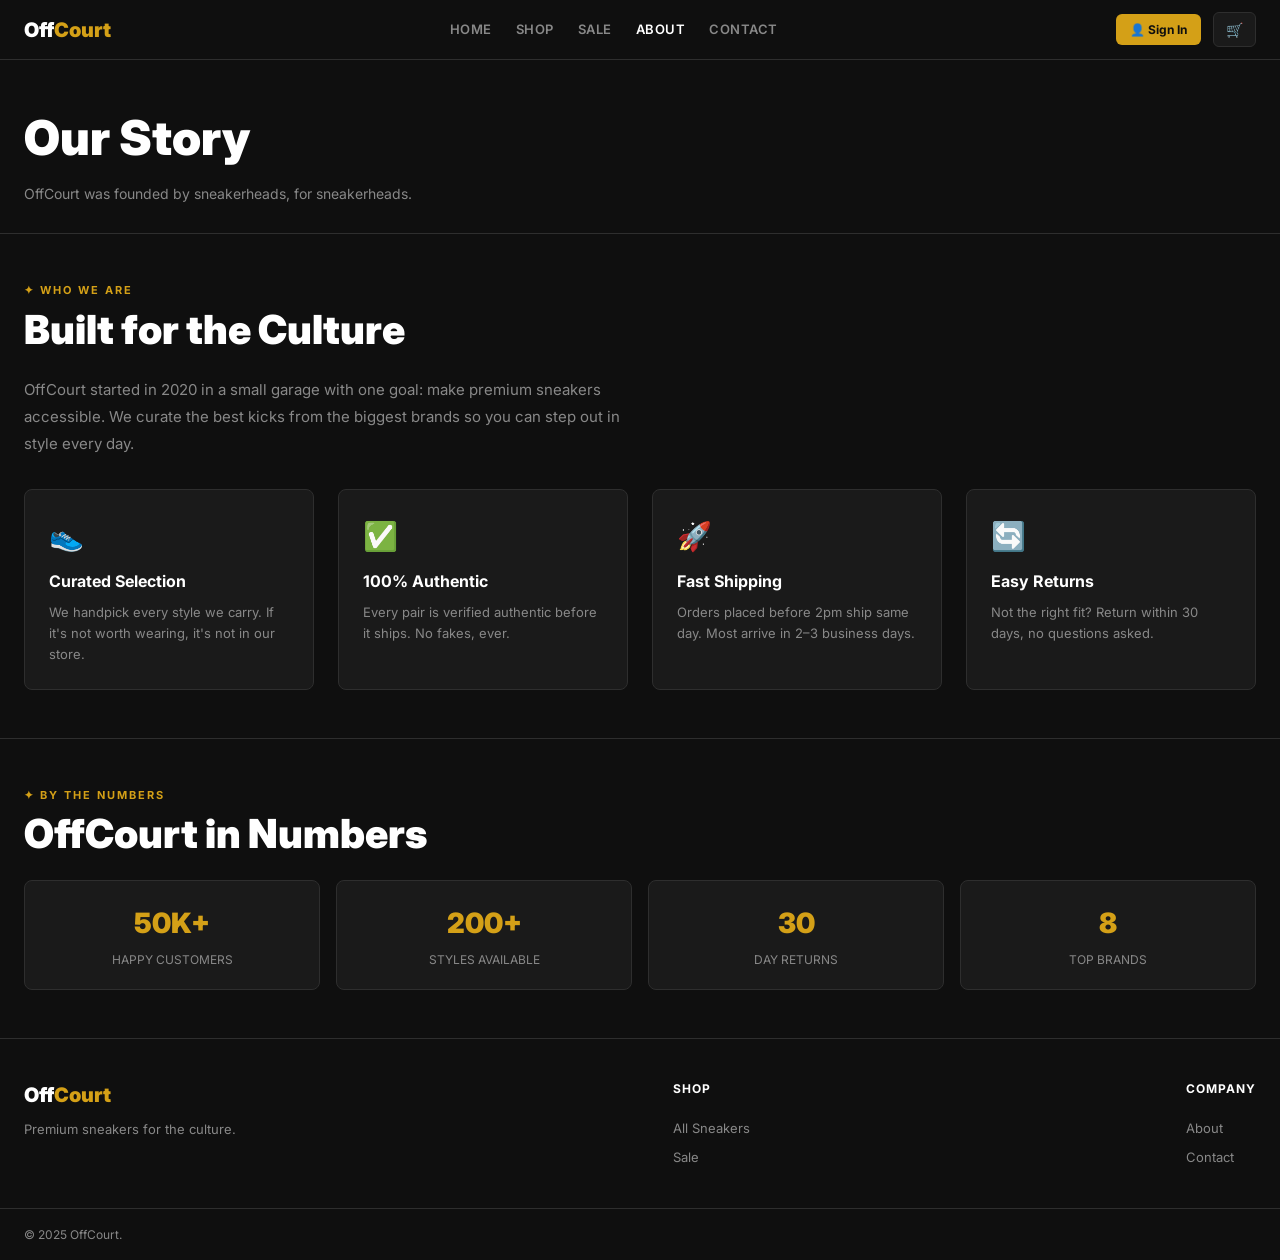
<file: pages/about.html>
<!DOCTYPE html>
<html lang="en">
<head>
  <meta charset="UTF-8" />
  <meta name="viewport" content="width=device-width, initial-scale=1.0" />
  <title>About — OffCourt</title>
  <link rel="stylesheet" href="../css/style.css" />
</head>
<body data-page="about">

  <nav class="nav" id="nav">
    <a class="nav-logo" href="../index.html">Off<span>Court</span></a>
    <div class="nav-links">
      <a href="../index.html" id="nl-home">Home</a>
      <a href="shop.html"     id="nl-shop">Shop</a>
      <a href="sale.html"     id="nl-sale">Sale</a>
      <a href="about.html"    id="nl-about">About</a>
      <a href="contact.html"  id="nl-contact">Contact</a>
    </div>
    <div class="nav-right">
      <div id="nav-auth-slot"></div>
      <button class="cart-btn" onclick="openCart()">🛒 <span class="cbadge" id="cbadge">0</span></button>
      <button class="ham" id="ham" onclick="toggleMob()"><span></span><span></span><span></span></button>
    </div>
  </nav>
  <div class="mob-menu" id="mob-menu">
    <a href="../index.html" id="ml-home"    onclick="closeMob()">Home</a>
    <a href="shop.html"     id="ml-shop"    onclick="closeMob()">Shop</a>
    <a href="sale.html"     id="ml-sale"    onclick="closeMob()">Sale</a>
    <a href="about.html"    id="ml-about"   onclick="closeMob()">About</a>
    <a href="contact.html"  id="ml-contact" onclick="closeMob()">Contact</a>
  </div>

  <div class="page-wrap">

    <div class="page-header">
      <h1>Our Story</h1>
      <p>OffCourt was founded by sneakerheads, for sneakerheads.</p>
    </div>

    <!-- MISSION + VALUES -->
    <section class="section">
      <div class="sec-tag">✦ Who We Are</div>
      <div class="sec-title">Built for the Culture</div>
      <p style="color:var(--muted);max-width:620px;margin-bottom:32px;line-height:1.8">
        OffCourt started in 2020 in a small garage with one goal: make premium sneakers accessible.
        We curate the best kicks from the biggest brands so you can step out in style every day.
      </p>

      <div class="about-grid">
        <div class="info-card">
          <div class="ic-icon">👟</div>
          <h3>Curated Selection</h3>
          <p>We handpick every style we carry. If it's not worth wearing, it's not in our store.</p>
        </div>
        <div class="info-card">
          <div class="ic-icon">✅</div>
          <h3>100% Authentic</h3>
          <p>Every pair is verified authentic before it ships. No fakes, ever.</p>
        </div>
        <div class="info-card">
          <div class="ic-icon">🚀</div>
          <h3>Fast Shipping</h3>
          <p>Orders placed before 2pm ship same day. Most arrive in 2–3 business days.</p>
        </div>
        <div class="info-card">
          <div class="ic-icon">🔄</div>
          <h3>Easy Returns</h3>
          <p>Not the right fit? Return within 30 days, no questions asked.</p>
        </div>
      </div>
    </section>

    <!-- STATS -->
    <section class="section">
      <div class="sec-tag">✦ By the Numbers</div>
      <div class="sec-title">OffCourt in Numbers</div>
      <div class="stat-row">
        <div class="stat-box"><div class="sn">50K+</div><div class="sl">Happy Customers</div></div>
        <div class="stat-box"><div class="sn">200+</div><div class="sl">Styles Available</div></div>
        <div class="stat-box"><div class="sn">30</div><div class="sl">Day Returns</div></div>
        <div class="stat-box"><div class="sn">8</div><div class="sl">Top Brands</div></div>
      </div>
    </section>

    <footer class="footer">
      <div class="f-brand"><h3>Off<span>Court</span></h3><p>Premium sneakers for the culture.</p></div>
      <div class="f-col"><h4>Shop</h4><a href="shop.html">All Sneakers</a><a href="sale.html">Sale</a></div>
      <div class="f-col"><h4>Company</h4><a href="about.html">About</a><a href="contact.html">Contact</a></div>
    </footer>
    <div class="f-btm"><span>© 2025 OffCourt.</span></div>
  </div>

  <!-- CART (same on every page) -->
  <div class="overlay" id="overlay" onclick="closeCart()"></div>
  <aside class="cdr" id="cdr">
    <div class="cdr-h"><div class="cdr-title">Your Cart</div><button class="xb" onclick="closeCart()">✕</button></div>
    <div class="cdr-items" id="cdr-items"></div>
    <div id="cdr-foot" style="display:none">
      <div class="cdr-foot-inner">
        <div class="cdr-row"><span>Subtotal</span><span id="cdr-sub">$0</span></div>
        <div class="cdr-row"><span>Shipping</span><span id="cdr-ship">Free</span></div>
        <div class="cdr-row big"><span>Total</span><span id="cdr-tot">$0</span></div>
        <button class="btn-gold" style="width:100%;margin-top:14px;padding:14px" onclick="openCheckout()">Checkout →</button>
      </div>
    </div>
  </aside>
  <div class="mbg" id="mbg">
    <div class="modal">
      <div class="modal-h"><div class="modal-title" id="modal-title">Checkout</div><button class="xb" onclick="closeModal()">✕</button></div>
      <div class="modal-body" id="modal-body">
        <div class="frow"><div class="fg"><label>First Name</label><input class="fi" id="o-fn" type="text" placeholder="First name" /></div><div class="fg"><label>Last Name</label><input class="fi" id="o-ln" type="text" placeholder="Last name" /></div></div>
        <div class="fg"><label>Email</label><input class="fi" id="o-em" type="email" placeholder="your@email.com" /></div>
        <div class="fg"><label>Address</label><input class="fi" id="o-ad" type="text" placeholder="Street address" /></div>
        <div class="frow"><div class="fg"><label>City</label><input class="fi" id="o-ci" type="text" placeholder="City" /></div><div class="fg"><label>PIN</label><input class="fi" id="o-pi" type="text" placeholder="160001" /></div></div>
        <div class="fg" style="margin-top:16px"><label>Card Number</label><input class="fi" id="o-cn" type="text" placeholder="4111 1111 1111 1111" maxlength="19" oninput="fmtCard(this)" /></div>
        <div class="frow"><div class="fg"><label>Expiry</label><input class="fi" id="o-ex" type="text" placeholder="MM / YY" maxlength="7" oninput="fmtExp(this)" /></div><div class="fg"><label>CVV</label><input class="fi" id="o-cv" type="password" placeholder="•••" maxlength="3" /></div></div>
        <button class="btn-gold" style="width:100%;margin-top:8px;padding:14px" onclick="placeOrder()">Place Order →</button>
      </div>
    </div>
  </div>
  <div class="toast" id="toast"></div>

  <script src="../js/products.js"></script>
  <script src="../js/auth.js"></script>
  <script src="../js/cart.js"></script>
  <script src="../js/nav.js"></script>
</body>
</html>
</file>
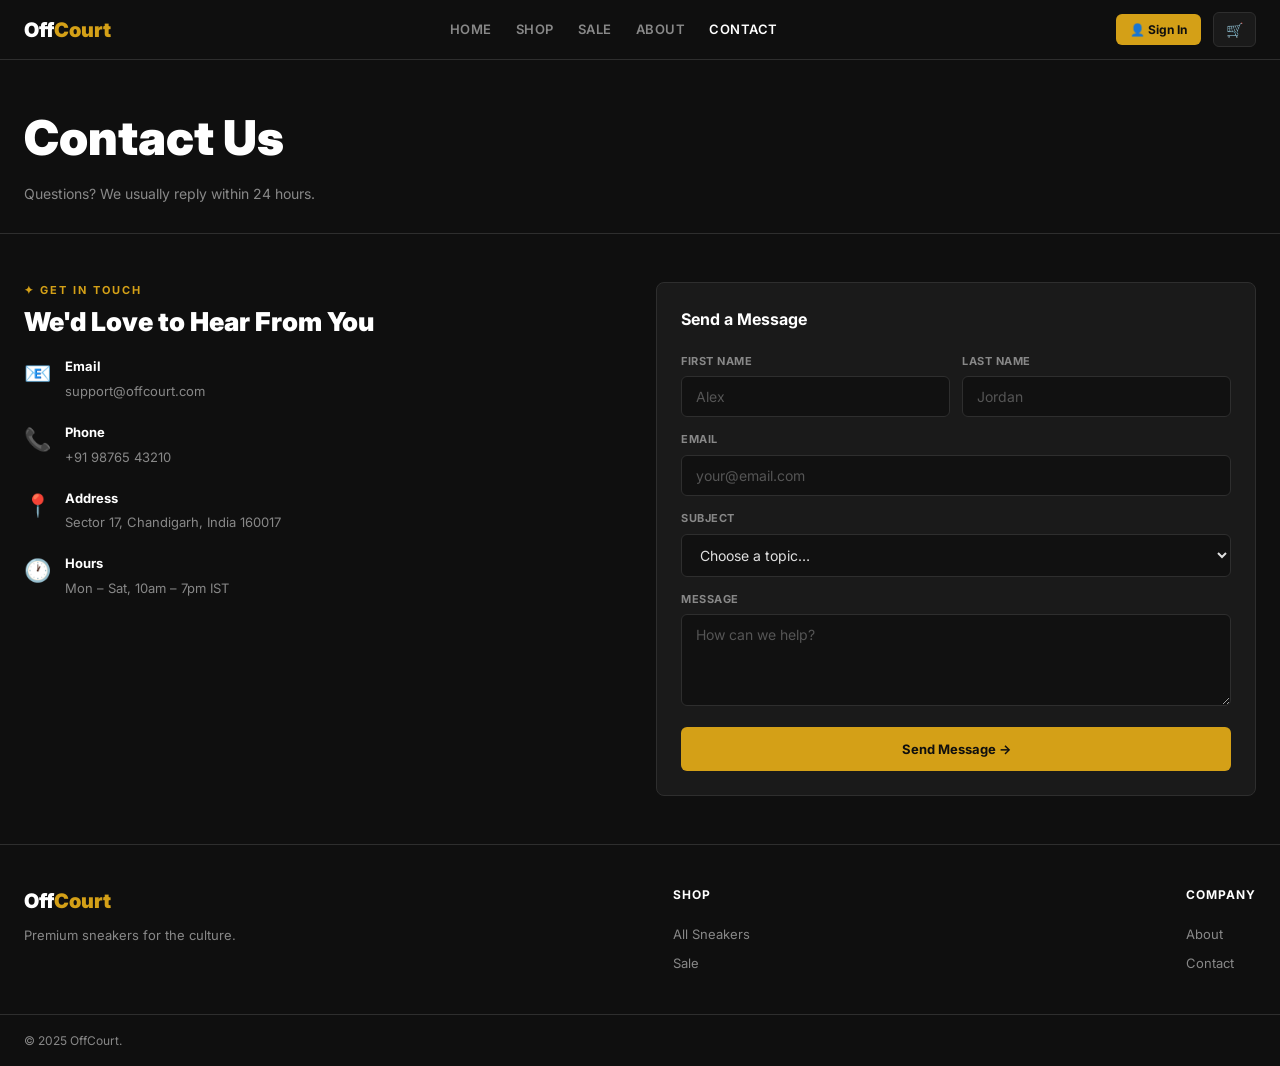
<file: pages/contact.html>
<!DOCTYPE html>
<html lang="en">
<head>
  <meta charset="UTF-8" />
  <meta name="viewport" content="width=device-width, initial-scale=1.0" />
  <title>Contact — OffCourt</title>
  <link rel="stylesheet" href="../css/style.css" />
</head>
<body data-page="contact">

  <nav class="nav" id="nav">
    <a class="nav-logo" href="../index.html">Off<span>Court</span></a>
    <div class="nav-links">
      <a href="../index.html" id="nl-home">Home</a>
      <a href="shop.html"     id="nl-shop">Shop</a>
      <a href="sale.html"     id="nl-sale">Sale</a>
      <a href="about.html"    id="nl-about">About</a>
      <a href="contact.html"  id="nl-contact">Contact</a>
    </div>
    <div class="nav-right">
      <div id="nav-auth-slot"></div>
      <button class="cart-btn" onclick="openCart()">🛒 <span class="cbadge" id="cbadge">0</span></button>
      <button class="ham" id="ham" onclick="toggleMob()"><span></span><span></span><span></span></button>
    </div>
  </nav>
  <div class="mob-menu" id="mob-menu">
    <a href="../index.html" id="ml-home"    onclick="closeMob()">Home</a>
    <a href="shop.html"     id="ml-shop"    onclick="closeMob()">Shop</a>
    <a href="sale.html"     id="ml-sale"    onclick="closeMob()">Sale</a>
    <a href="about.html"    id="ml-about"   onclick="closeMob()">About</a>
    <a href="contact.html"  id="ml-contact" onclick="closeMob()">Contact</a>
  </div>

  <div class="page-wrap">

    <div class="page-header">
      <h1>Contact Us</h1>
      <p>Questions? We usually reply within 24 hours.</p>
    </div>

    <section class="section">
      <div class="contact-grid">

        <!-- CONTACT INFO -->
        <div>
          <div class="sec-tag">✦ Get In Touch</div>
          <div class="sec-title" style="font-size:26px;margin-bottom:20px">We'd Love to Hear From You</div>

          <div class="contact-info-item">
            <div class="cii-icon">📧</div>
            <div class="cii-text"><h4>Email</h4><p>support@offcourt.com</p></div>
          </div>
          <div class="contact-info-item">
            <div class="cii-icon">📞</div>
            <div class="cii-text"><h4>Phone</h4><p>+91 98765 43210</p></div>
          </div>
          <div class="contact-info-item">
            <div class="cii-icon">📍</div>
            <div class="cii-text"><h4>Address</h4><p>Sector 17, Chandigarh, India 160017</p></div>
          </div>
          <div class="contact-info-item">
            <div class="cii-icon">🕐</div>
            <div class="cii-text"><h4>Hours</h4><p>Mon – Sat, 10am – 7pm IST</p></div>
          </div>
        </div>

        <!-- CONTACT FORM -->
        <div>
          <div class="info-card">
            <h3 style="margin-bottom:20px;color:var(--white)">Send a Message</h3>
            <div class="frow">
              <div class="fg"><label>First Name</label><input class="fi" id="c-fn" type="text" placeholder="Alex" /></div>
              <div class="fg"><label>Last Name</label><input class="fi" id="c-ln" type="text" placeholder="Jordan" /></div>
            </div>
            <div class="fg"><label>Email</label><input class="fi" id="c-em" type="email" placeholder="your@email.com" /></div>
            <div class="fg"><label>Subject</label>
              <select class="fi" id="c-sub" style="cursor:pointer">
                <option value="">Choose a topic…</option>
                <option>Order Status</option>
                <option>Returns & Refunds</option>
                <option>Size Help</option>
                <option>Authenticity</option>
                <option>Other</option>
              </select>
            </div>
            <div class="fg"><label>Message</label><textarea class="fi" id="c-msg" rows="4" placeholder="How can we help?" style="resize:vertical"></textarea></div>
            <button class="btn-gold" style="width:100%;padding:14px" onclick="submitContact()">Send Message →</button>
          </div>
        </div>
      </div>
    </section>

    <footer class="footer">
      <div class="f-brand"><h3>Off<span>Court</span></h3><p>Premium sneakers for the culture.</p></div>
      <div class="f-col"><h4>Shop</h4><a href="shop.html">All Sneakers</a><a href="sale.html">Sale</a></div>
      <div class="f-col"><h4>Company</h4><a href="about.html">About</a><a href="contact.html">Contact</a></div>
    </footer>
    <div class="f-btm"><span>© 2025 OffCourt.</span></div>
  </div>

  <!-- CART -->
  <div class="overlay" id="overlay" onclick="closeCart()"></div>
  <aside class="cdr" id="cdr">
    <div class="cdr-h"><div class="cdr-title">Your Cart</div><button class="xb" onclick="closeCart()">✕</button></div>
    <div class="cdr-items" id="cdr-items"></div>
    <div id="cdr-foot" style="display:none">
      <div class="cdr-foot-inner">
        <div class="cdr-row"><span>Subtotal</span><span id="cdr-sub">$0</span></div>
        <div class="cdr-row"><span>Shipping</span><span id="cdr-ship">Free</span></div>
        <div class="cdr-row big"><span>Total</span><span id="cdr-tot">$0</span></div>
        <button class="btn-gold" style="width:100%;margin-top:14px;padding:14px" onclick="openCheckout()">Checkout →</button>
      </div>
    </div>
  </aside>
  <div class="mbg" id="mbg">
    <div class="modal">
      <div class="modal-h"><div class="modal-title" id="modal-title">Checkout</div><button class="xb" onclick="closeModal()">✕</button></div>
      <div class="modal-body" id="modal-body">
        <div class="frow"><div class="fg"><label>First Name</label><input class="fi" id="o-fn" type="text" placeholder="First name" /></div><div class="fg"><label>Last Name</label><input class="fi" id="o-ln" type="text" placeholder="Last name" /></div></div>
        <div class="fg"><label>Email</label><input class="fi" id="o-em" type="email" placeholder="your@email.com" /></div>
        <div class="fg"><label>Address</label><input class="fi" id="o-ad" type="text" placeholder="Street address" /></div>
        <div class="frow"><div class="fg"><label>City</label><input class="fi" id="o-ci" type="text" placeholder="City" /></div><div class="fg"><label>PIN</label><input class="fi" id="o-pi" type="text" placeholder="160001" /></div></div>
        <div class="fg" style="margin-top:16px"><label>Card Number</label><input class="fi" id="o-cn" type="text" placeholder="4111 1111 1111 1111" maxlength="19" oninput="fmtCard(this)" /></div>
        <div class="frow"><div class="fg"><label>Expiry</label><input class="fi" id="o-ex" type="text" placeholder="MM / YY" maxlength="7" oninput="fmtExp(this)" /></div><div class="fg"><label>CVV</label><input class="fi" id="o-cv" type="password" placeholder="•••" maxlength="3" /></div></div>
        <button class="btn-gold" style="width:100%;margin-top:8px;padding:14px" onclick="placeOrder()">Place Order →</button>
      </div>
    </div>
  </div>
  <div class="toast" id="toast"></div>

  <script src="../js/products.js"></script>
  <script src="../js/auth.js"></script>
  <script src="../js/cart.js"></script>
  <script src="../js/nav.js"></script>
  <script>
    function submitContact() {
      var fn  = document.getElementById('c-fn').value.trim();
      var em  = document.getElementById('c-em').value.trim();
      var msg = document.getElementById('c-msg').value.trim();
      if (!fn || !em || !msg) { showToast('⚠️ Please fill in all required fields'); return; }
      showToast('✅ Message sent! We\'ll reply within 24 hours.');
      // Clear form
      ['c-fn','c-ln','c-em','c-sub','c-msg'].forEach(function(id) {
        var el = document.getElementById(id);
        if (el) el.value = '';
      });
    }
  </script>
</body>
</html>
</file>
<file: css/style.css>
/* =============================================
   OffCourt - Simple Styles
   CSS tells the browser what color, size, and
   position every element should be.
   ============================================= */

@import url('https://fonts.googleapis.com/css2?family=Inter:wght@400;600;700;900&display=swap');

/* --- Reusable color swatches --- */
:root {
  --black:  #0f0f0f;
  --dark:   #1a1a1a;
  --border: #2e2e2e;
  --gold:   #d4a017;
  --white:  #ffffff;
  --text:   #e0e0e0;
  --muted:  #888888;
  --red:    #e05252;
  --green:  #52a052;
  --nav-h:  60px;
}

/* --- Remove default browser styles --- */
*, *::before, *::after { box-sizing: border-box; margin: 0; padding: 0; }
body { font-family: 'Inter', sans-serif; background: var(--black); color: var(--text); font-size: 15px; line-height: 1.6; }
img  { display: block; max-width: 100%; }
a    { text-decoration: none; color: inherit; }
button { cursor: pointer; font-family: inherit; border: none; }

/* ── TOP NAV BAR ─────────────────────────────── */
.nav {
  position: fixed; top: 0; left: 0; right: 0; height: var(--nav-h);
  background: var(--black); border-bottom: 1px solid var(--border);
  display: flex; align-items: center; justify-content: space-between;
  padding: 0 24px; z-index: 100;
}
.nav-logo { font-size: 20px; font-weight: 900; color: var(--white); }
.nav-logo span { color: var(--gold); }
.nav-links { display: flex; gap: 24px; }
.nav-links a { font-size: 13px; font-weight: 600; color: var(--muted); text-transform: uppercase; letter-spacing: 0.5px; transition: color 0.2s; }
.nav-links a:hover, .nav-links a.active { color: var(--white); }
.nav-right { display: flex; align-items: center; gap: 12px; }

/* Cart button */
.cart-btn { position: relative; background: var(--dark); border: 1px solid var(--border); border-radius: 6px; padding: 8px 12px; color: var(--text); font-size: 14px; transition: border-color 0.2s; }
.cart-btn:hover { border-color: var(--gold); color: var(--gold); }
.cbadge { position: absolute; top: -6px; right: -6px; background: var(--gold); color: var(--black); font-size: 10px; font-weight: 700; width: 18px; height: 18px; border-radius: 50%; display: flex; align-items: center; justify-content: center; opacity: 0; transform: scale(0); transition: all 0.2s; }
.cbadge.on { opacity: 1; transform: scale(1); }

/* Mobile hamburger */
.ham { display: none; flex-direction: column; gap: 5px; padding: 6px; cursor: pointer; background: none; }
.ham span { display: block; width: 20px; height: 2px; background: var(--text); border-radius: 2px; transition: all 0.3s; }
.ham.open span:nth-child(1) { transform: translateY(7px) rotate(45deg); }
.ham.open span:nth-child(2) { opacity: 0; }
.ham.open span:nth-child(3) { transform: translateY(-7px) rotate(-45deg); }

/* Mobile menu */
.mob-menu { display: none; position: fixed; top: var(--nav-h); left: 0; right: 0; background: var(--dark); border-bottom: 1px solid var(--border); padding: 16px 24px; flex-direction: column; gap: 12px; z-index: 99; }
.mob-menu.open { display: flex; }
.mob-menu a { font-size: 15px; font-weight: 600; color: var(--text); padding: 8px 0; border-bottom: 1px solid var(--border); }

.page-wrap { padding-top: var(--nav-h); }

/* ── BUTTONS ─────────────────────────────────── */
.btn-gold { display: inline-block; background: var(--gold); color: var(--black); font-weight: 700; font-size: 13px; padding: 12px 24px; border-radius: 6px; border: none; cursor: pointer; transition: opacity 0.2s, transform 0.2s; }
.btn-gold:hover { opacity: 0.88; transform: translateY(-1px); }
.btn-outline { display: inline-block; background: none; color: var(--text); font-weight: 600; font-size: 13px; padding: 11px 24px; border-radius: 6px; border: 1px solid var(--border); cursor: pointer; transition: border-color 0.2s, color 0.2s; }
.btn-outline:hover { border-color: var(--gold); color: var(--gold); }

/* ── PRODUCT CARD ────────────────────────────── */
.pgrid { display: flex; flex-wrap: wrap; gap: 16px; }
.pc { background: var(--dark); border: 1px solid var(--border); border-radius: 8px; overflow: hidden; transition: transform 0.2s, border-color 0.2s; animation: fadeUp 0.4s ease both; }
.pc:hover { transform: translateY(-4px); border-color: var(--gold); }
.pc-img { position: relative; aspect-ratio: 4/3; overflow: hidden; background: #111; }
.pc-img img { width: 100%; height: 100%; object-fit: cover; }
.pc-badge { position: absolute; top: 10px; left: 10px; font-size: 10px; font-weight: 700; padding: 3px 8px; border-radius: 4px; text-transform: uppercase; }
.b-new  { background: var(--gold); color: var(--black); }
.b-sale { background: var(--red);  color: var(--white); }
.b-lim  { background: #6a4fc8;    color: var(--white); }
.pc-body  { padding: 14px; }
.pc-brand { font-size: 11px; font-weight: 700; color: var(--gold); text-transform: uppercase; letter-spacing: 1px; margin-bottom: 4px; }
.pc-name  { font-size: 14px; font-weight: 700; color: var(--white); margin-bottom: 4px; line-height: 1.3; }
.pc-cat   { font-size: 11px; color: var(--muted); margin-bottom: 6px; text-transform: capitalize; }
.pc-stars { font-size: 12px; color: var(--gold); margin-bottom: 10px; }
.pc-stars span { color: var(--muted); font-size: 11px; }
.pc-foot  { display: flex; align-items: center; justify-content: space-between; gap: 8px; }
.pc-price { font-size: 16px; font-weight: 900; color: var(--white); }
.pc-old   { font-size: 12px; color: var(--muted); text-decoration: line-through; margin-left: 6px; }
.pc-add   { background: var(--gold); color: var(--black); font-size: 12px; font-weight: 700; padding: 7px 14px; border-radius: 5px; border: none; cursor: pointer; transition: opacity 0.2s; white-space: nowrap; }
.pc-add:hover { opacity: 0.85; }

/* ── SECTION HEADINGS ────────────────────────── */
.section { padding: 48px 24px; }
.section + .section { border-top: 1px solid var(--border); }
.sec-tag   { font-size: 11px; font-weight: 700; color: var(--gold); text-transform: uppercase; letter-spacing: 2px; margin-bottom: 8px; }
.sec-title { font-size: clamp(24px, 4vw, 40px); font-weight: 900; color: var(--white); margin-bottom: 24px; line-height: 1.1; }
.sec-head  { display: flex; align-items: flex-end; justify-content: space-between; margin-bottom: 24px; flex-wrap: wrap; gap: 12px; }
.btn-link  { font-size: 12px; color: var(--muted); font-weight: 600; text-transform: uppercase; letter-spacing: 0.5px; transition: color 0.2s; }
.btn-link:hover { color: var(--gold); }

/* ── FORM INPUTS ─────────────────────────────── */
.fi { width: 100%; background: #111; border: 1px solid var(--border); border-radius: 6px; padding: 11px 14px; color: var(--text); font-size: 14px; font-family: inherit; outline: none; transition: border-color 0.2s; }
.fi:focus { border-color: var(--gold); }
.fi::placeholder { color: #555; }
.fg { margin-bottom: 14px; }
.fg label { display: block; font-size: 11px; font-weight: 700; color: var(--muted); text-transform: uppercase; letter-spacing: 0.5px; margin-bottom: 6px; }
.frow { display: flex; gap: 12px; }
.frow .fg { flex: 1; }

/* ── CART DRAWER ─────────────────────────────── */
.overlay { position: fixed; inset: 0; background: rgba(0,0,0,0.6); z-index: 200; opacity: 0; pointer-events: none; transition: opacity 0.3s; }
.overlay.on { opacity: 1; pointer-events: all; }
.cdr { position: fixed; top: 0; right: 0; bottom: 0; width: 360px; max-width: 95vw; background: var(--dark); border-left: 1px solid var(--border); z-index: 201; display: flex; flex-direction: column; transform: translateX(100%); transition: transform 0.3s cubic-bezier(0.4,0,0.2,1); }
.cdr.on { transform: translateX(0); }
.cdr-h { display: flex; align-items: center; justify-content: space-between; padding: 18px 20px; border-bottom: 1px solid var(--border); }
.cdr-title { font-size: 16px; font-weight: 700; color: var(--white); }
.cdr-items { flex: 1; overflow-y: auto; padding: 16px 20px; }
.cdr-empty { text-align: center; padding: 60px 20px; color: var(--muted); }
.cdr-empty .ei { font-size: 40px; margin-bottom: 12px; }
.ci { display: flex; gap: 12px; align-items: flex-start; padding: 12px 0; border-bottom: 1px solid var(--border); }
.ci-th { width: 64px; height: 64px; border-radius: 6px; overflow: hidden; background: #111; flex-shrink: 0; }
.ci-th img { width: 100%; height: 100%; object-fit: cover; }
.ci-info { flex: 1; }
.ci-br { font-size: 10px; font-weight: 700; color: var(--gold); text-transform: uppercase; }
.ci-nm { font-size: 13px; font-weight: 600; color: var(--white); margin-bottom: 4px; }
.ci-pr { font-size: 14px; font-weight: 700; color: var(--white); margin-bottom: 8px; }
.qrow  { display: flex; align-items: center; gap: 8px; }
.qb    { width: 26px; height: 26px; background: var(--black); border: 1px solid var(--border); border-radius: 4px; color: var(--text); font-size: 16px; display: flex; align-items: center; justify-content: center; }
.qb:hover { border-color: var(--gold); color: var(--gold); }
.qn    { font-size: 14px; font-weight: 700; color: var(--white); min-width: 20px; text-align: center; }
.ci-del { font-size: 11px; color: var(--muted); background: none; border: none; cursor: pointer; padding: 0; margin-left: auto; align-self: flex-start; }
.ci-del:hover { color: var(--red); }
.cdr-foot-inner { padding: 16px 20px; border-top: 1px solid var(--border); }
.cdr-row { display: flex; justify-content: space-between; margin-bottom: 8px; font-size: 14px; color: var(--muted); }
.cdr-row.big { font-size: 17px; font-weight: 700; color: var(--white); margin-top: 10px; }

/* ── CHECKOUT MODAL ──────────────────────────── */
.mbg { position: fixed; inset: 0; background: rgba(0,0,0,0.7); backdrop-filter: blur(6px); z-index: 300; display: flex; align-items: center; justify-content: center; padding: 20px; opacity: 0; pointer-events: none; transition: opacity 0.3s; }
.mbg.on { opacity: 1; pointer-events: all; }
.modal { background: var(--dark); border: 1px solid var(--border); border-radius: 8px; width: 100%; max-width: 480px; max-height: 90vh; overflow-y: auto; }
.modal-h { display: flex; align-items: center; justify-content: space-between; padding: 18px 24px; border-bottom: 1px solid var(--border); position: sticky; top: 0; background: var(--dark); }
.modal-title { font-size: 18px; font-weight: 700; color: var(--white); }
.modal-body  { padding: 24px; }
.ok-sc  { text-align: center; padding: 24px 0; }
.ok-ic  { font-size: 48px; margin-bottom: 16px; }
.ok-ttl { font-size: 22px; font-weight: 900; color: var(--white); margin-bottom: 8px; }
.ok-msg { color: var(--muted); font-size: 14px; line-height: 1.6; }
.ok-id  { background: var(--black); border: 1px solid var(--border); border-radius: 6px; padding: 10px 20px; font-family: monospace; font-size: 16px; color: var(--gold); margin: 16px auto; display: inline-block; }

/* Close button */
.xb { width: 30px; height: 30px; border-radius: 50%; background: var(--black); border: 1px solid var(--border); color: var(--muted); font-size: 14px; display: flex; align-items: center; justify-content: center; cursor: pointer; transition: all 0.2s; }
.xb:hover { color: var(--white); border-color: var(--gold); }

/* ── TOAST ───────────────────────────────────── */
.toast { position: fixed; bottom: 24px; left: 50%; transform: translateX(-50%) translateY(80px); background: var(--dark); border: 1px solid var(--gold); color: var(--white); font-size: 13px; font-weight: 600; padding: 12px 24px; border-radius: 50px; z-index: 999; opacity: 0; transition: all 0.3s; white-space: nowrap; }
.toast.on { transform: translateX(-50%) translateY(0); opacity: 1; }

/* ── FOOTER ──────────────────────────────────── */
.footer { padding: 40px 24px; border-top: 1px solid var(--border); display: flex; flex-wrap: wrap; gap: 32px; justify-content: space-between; }
.f-brand h3 { font-size: 20px; font-weight: 900; color: var(--white); margin-bottom: 8px; }
.f-brand h3 span { color: var(--gold); }
.f-brand p  { font-size: 13px; color: var(--muted); max-width: 220px; line-height: 1.6; }
.f-col { display: flex; flex-direction: column; gap: 8px; }
.f-col h4 { font-size: 12px; font-weight: 700; color: var(--white); text-transform: uppercase; letter-spacing: 1px; margin-bottom: 12px; }
.f-col a  { font-size: 13px; color: var(--muted); transition: color 0.2s; }
.f-col a:hover { color: var(--gold); }
.f-btm { border-top: 1px solid var(--border); padding: 16px 24px; display: flex; justify-content: space-between; font-size: 12px; color: var(--muted); flex-wrap: wrap; gap: 8px; }

/* ── AUTH MODAL ──────────────────────────────── */
.auth-overlay { position: fixed; inset: 0; background: rgba(0,0,0,0.7); backdrop-filter: blur(6px); z-index: 500; display: flex; align-items: center; justify-content: center; padding: 20px; opacity: 0; pointer-events: none; transition: opacity 0.3s; }
.auth-overlay.show { opacity: 1; pointer-events: all; }
.auth-popup { background: var(--dark); border: 1px solid var(--border); border-radius: 8px; width: 100%; max-width: 400px; padding: 32px 28px; position: relative; transform: translateY(16px) scale(0.97); transition: transform 0.3s; max-height: 90vh; overflow-y: auto; }
.auth-overlay.show .auth-popup { transform: none; }
.auth-popup-logo      { font-size: 22px; font-weight: 900; color: var(--white); margin-bottom: 4px; }
.auth-popup-logo span { color: var(--gold); }
.auth-popup-sub       { font-size: 13px; color: var(--muted); margin-bottom: 24px; }
.auth-popup-close { position: absolute; top: 14px; right: 14px; width: 28px; height: 28px; border-radius: 50%; background: var(--black); border: 1px solid var(--border); color: var(--muted); font-size: 13px; display: flex; align-items: center; justify-content: center; cursor: pointer; transition: all 0.2s; }
.auth-popup-close:hover { color: var(--white); border-color: var(--gold); }
.auth-tabs { display: flex; margin-bottom: 24px; border-bottom: 1px solid var(--border); }
.auth-tab  { flex: 1; padding: 10px; font-size: 13px; font-weight: 700; background: none; border: none; color: var(--muted); cursor: pointer; transition: color 0.2s; border-bottom: 2px solid transparent; margin-bottom: -1px; }
.auth-tab.active { color: var(--gold); border-bottom-color: var(--gold); }
.auth-err  { font-size: 12px; color: var(--red); min-height: 18px; margin-bottom: 10px; }
.pass-wrap { position: relative; }
.pass-wrap .fi { padding-right: 42px; }
.pass-eye { position: absolute; right: 12px; top: 50%; transform: translateY(-50%); background: none; border: none; font-size: 14px; cursor: pointer; color: var(--muted); padding: 0; }
.str-bar  { height: 3px; background: var(--border); border-radius: 3px; margin-top: 6px; }
.str-fill { height: 100%; border-radius: 3px; transition: width 0.3s, background 0.3s; width: 0; }
.str-lbl  { font-size: 11px; margin-top: 4px; font-weight: 600; }
.code-row { display: flex; gap: 8px; justify-content: center; margin: 20px 0 14px; }
.code-box { width: 44px; height: 52px; background: #111; border: 1px solid var(--border); border-radius: 6px; text-align: center; font-size: 22px; font-weight: 700; color: var(--white); outline: none; transition: border-color 0.2s; }
.code-box:focus { border-color: var(--gold); }
.demo-box { background: rgba(212,160,23,0.08); border: 1px solid rgba(212,160,23,0.25); border-radius: 6px; padding: 10px 14px; font-size: 12px; color: var(--muted); margin-bottom: 12px; line-height: 1.7; }
.demo-box strong { color: var(--white); font-size: 16px; letter-spacing: 3px; }
.demo-lbl { color: var(--gold); font-weight: 700; }
.auth-switch { font-size: 13px; color: var(--muted); text-align: center; margin-top: 14px; }
.auth-switch a { color: var(--gold); cursor: pointer; font-weight: 600; }
.btn-signin { display: flex; align-items: center; gap: 6px; background: var(--gold); color: var(--black); font-size: 12px; font-weight: 700; padding: 8px 14px; border-radius: 6px; border: none; cursor: pointer; transition: opacity 0.2s; }
.btn-signin:hover { opacity: 0.85; }
.nav-avatar { width: 32px; height: 32px; border-radius: 50%; background: var(--gold); color: var(--black); font-size: 12px; font-weight: 900; display: flex; align-items: center; justify-content: center; cursor: pointer; transition: transform 0.2s; }
.nav-avatar:hover { transform: scale(1.1); }
.user-drop-wrap { position: relative; }
.user-drop { position: absolute; top: calc(100% + 10px); right: 0; background: var(--dark); border: 1px solid var(--border); border-radius: 8px; min-width: 180px; box-shadow: 0 12px 40px rgba(0,0,0,0.5); opacity: 0; pointer-events: none; transform: translateY(-6px); transition: all 0.2s; z-index: 200; }
.user-drop.open { opacity: 1; pointer-events: all; transform: none; }
.user-drop-name  { font-size: 13px; font-weight: 700; color: var(--white); padding: 12px 14px 2px; }
.user-drop-email { font-size: 11px; color: var(--muted); padding: 0 14px 12px; }
.user-drop-hr    { border: none; border-top: 1px solid var(--border); }
.user-drop-btn   { display: block; width: 100%; padding: 10px 14px; text-align: left; background: none; border: none; font-size: 13px; color: var(--text); cursor: pointer; transition: color 0.2s; }
.user-drop-btn:hover { color: var(--gold); }
@keyframes shake { 0%,100% { transform: translateX(0); } 25%,75% { transform: translateX(-6px); } 50% { transform: translateX(6px); } }
.shake { animation: shake 0.4s ease; }

/* ── FILTER BAR ──────────────────────────────── */
.filter-bar { padding: 14px 24px; display: flex; gap: 10px; flex-wrap: wrap; align-items: center; border-bottom: 1px solid var(--border); background: var(--black); position: sticky; top: var(--nav-h); z-index: 50; }
.sel { background: var(--dark); border: 1px solid var(--border); color: var(--text); padding: 9px 32px 9px 12px; border-radius: 6px; font-size: 13px; font-family: inherit; cursor: pointer; appearance: none; background-image: url("data:image/svg+xml,%3Csvg xmlns='http://www.w3.org/2000/svg' width='10' height='6' viewBox='0 0 10 6'%3E%3Cpath d='M1 1l4 4 4-4' stroke='%23888' stroke-width='1.5' fill='none' stroke-linecap='round'/%3E%3C/svg%3E"); background-repeat: no-repeat; background-position: right 10px center; transition: border-color 0.2s; }
.sel:focus { border-color: var(--gold); outline: none; }
.res-count { margin-left: auto; font-size: 12px; color: var(--muted); }

/* ── HERO ────────────────────────────────────── */
.hero { min-height: calc(100vh - var(--nav-h)); display: flex; align-items: center; padding: 60px 24px; position: relative; overflow: hidden; }
.hero-bg { position: absolute; inset: 0; background: radial-gradient(ellipse 60% 60% at 70% 50%, rgba(212,160,23,0.06), transparent); }
.hero-content { position: relative; z-index: 1; max-width: 520px; }
.hero-tag { font-size: 11px; font-weight: 700; color: var(--gold); text-transform: uppercase; letter-spacing: 2px; margin-bottom: 16px; }
.hero h1  { font-size: clamp(42px, 7vw, 80px); font-weight: 900; color: var(--white); line-height: 1.05; margin-bottom: 16px; }
.hero h1 em { color: var(--gold); font-style: italic; }
.hero p   { font-size: 15px; color: var(--muted); margin-bottom: 28px; max-width: 380px; line-height: 1.7; }
.hero-btns { display: flex; gap: 12px; flex-wrap: wrap; }
.hero-img { position: absolute; right: 0; top: 0; bottom: 0; width: 45%; overflow: hidden; }
.hero-img img { width: 100%; height: 100%; object-fit: cover; opacity: 0.5; }
.hero-img::before { content: ''; position: absolute; left: 0; top: 0; bottom: 0; width: 200px; z-index: 1; background: linear-gradient(90deg, var(--black), transparent); }

/* ── PROMO BANNER ────────────────────────────── */
.promo-banner { margin: 0 24px 48px; background: linear-gradient(135deg, #1a1000, var(--dark)); border: 1px solid rgba(212,160,23,0.3); border-radius: 8px; padding: 40px 36px; position: relative; overflow: hidden; }
.promo-banner::before { content: ''; position: absolute; inset: 0; background: radial-gradient(ellipse 60% 80% at 90% 50%, rgba(212,160,23,0.1), transparent); }
.promo-banner > * { position: relative; z-index: 1; }
.promo-banner p { font-size: 14px; color: var(--muted); margin-bottom: 20px; }

/* ── CATEGORY PILLS ──────────────────────────── */
.cat-pills { display: flex; gap: 10px; flex-wrap: wrap; }
.cat-pill { flex: 1 1 130px; background: var(--dark); border: 1px solid var(--border); border-radius: 8px; padding: 20px 14px; text-align: center; cursor: pointer; transition: all 0.2s; }
.cat-pill:hover { border-color: var(--gold); transform: translateY(-2px); }
.cat-pill .ci { font-size: 26px; margin-bottom: 8px; }
.cat-pill .cn { font-size: 12px; font-weight: 700; color: var(--white); text-transform: uppercase; }
.cat-pill .cc { font-size: 11px; color: var(--muted); margin-top: 2px; }

/* ── PAGE HEADER ─────────────────────────────── */
.page-header { padding: 40px 24px 28px; border-bottom: 1px solid var(--border); }
.page-header h1 { font-size: clamp(28px, 5vw, 48px); font-weight: 900; color: var(--white); margin-bottom: 6px; }
.page-header p  { font-size: 14px; color: var(--muted); }

/* ── ABOUT PAGE ──────────────────────────────── */
.about-grid { display: flex; gap: 24px; flex-wrap: wrap; }
.about-grid > div { flex: 1 1 280px; }
.info-card { background: var(--dark); border: 1px solid var(--border); border-radius: 8px; padding: 24px; }
.info-card .ic-icon { font-size: 28px; margin-bottom: 10px; }
.info-card h3 { font-size: 16px; font-weight: 700; color: var(--white); margin-bottom: 8px; }
.info-card p  { font-size: 13px; color: var(--muted); line-height: 1.6; }
.stat-row { display: flex; gap: 16px; flex-wrap: wrap; margin-top: 24px; }
.stat-box { flex: 1 1 100px; background: var(--dark); border: 1px solid var(--border); border-radius: 8px; padding: 20px; text-align: center; }
.stat-box .sn { font-size: 28px; font-weight: 900; color: var(--gold); }
.stat-box .sl { font-size: 12px; color: var(--muted); text-transform: uppercase; margin-top: 4px; }

/* ── CONTACT PAGE ────────────────────────────── */
.contact-grid { display: flex; gap: 32px; flex-wrap: wrap; }
.contact-grid > div { flex: 1 1 280px; }
.contact-info-item { display: flex; gap: 14px; align-items: flex-start; margin-bottom: 20px; }
.cii-icon { font-size: 22px; flex-shrink: 0; }
.cii-text h4 { font-size: 13px; font-weight: 700; color: var(--white); margin-bottom: 4px; }
.cii-text p  { font-size: 13px; color: var(--muted); }

/* ── SALE HEADER ─────────────────────────────── */
.sale-header { background: linear-gradient(135deg, #1a0000, var(--dark)); border-bottom: 1px solid rgba(224,82,82,0.3); padding: 40px 24px 28px; position: relative; overflow: hidden; }
.sale-header::before { content: ''; position: absolute; inset: 0; background: radial-gradient(ellipse 50% 80% at 90% 50%, rgba(224,82,82,0.1), transparent); }
.sale-header > * { position: relative; z-index: 1; }
.sale-tag { font-size: 11px; font-weight: 700; color: var(--red); text-transform: uppercase; letter-spacing: 2px; margin-bottom: 8px; }
.sale-header h1 { font-size: clamp(28px, 5vw, 48px); font-weight: 900; color: var(--white); margin-bottom: 8px; }
.sale-header p  { font-size: 14px; color: var(--muted); }

/* ── ANIMATIONS ──────────────────────────────── */
@keyframes fadeUp { from { opacity: 0; transform: translateY(16px); } to { opacity: 1; transform: translateY(0); } }

/* ── RESPONSIVE ──────────────────────────────── */
@media (max-width: 768px) {
  .nav-links { display: none; }
  .ham { display: flex; }
  .hero-img { display: none; }
  .hero { padding: 40px 24px 60px; min-height: auto; }
  .frow { flex-direction: column; }
  .footer { flex-direction: column; gap: 20px; }
  .cdr { width: 100%; }
}
@media (max-width: 520px) {
  .cat-pill { flex: 1 1 100%; }
}
</file>
